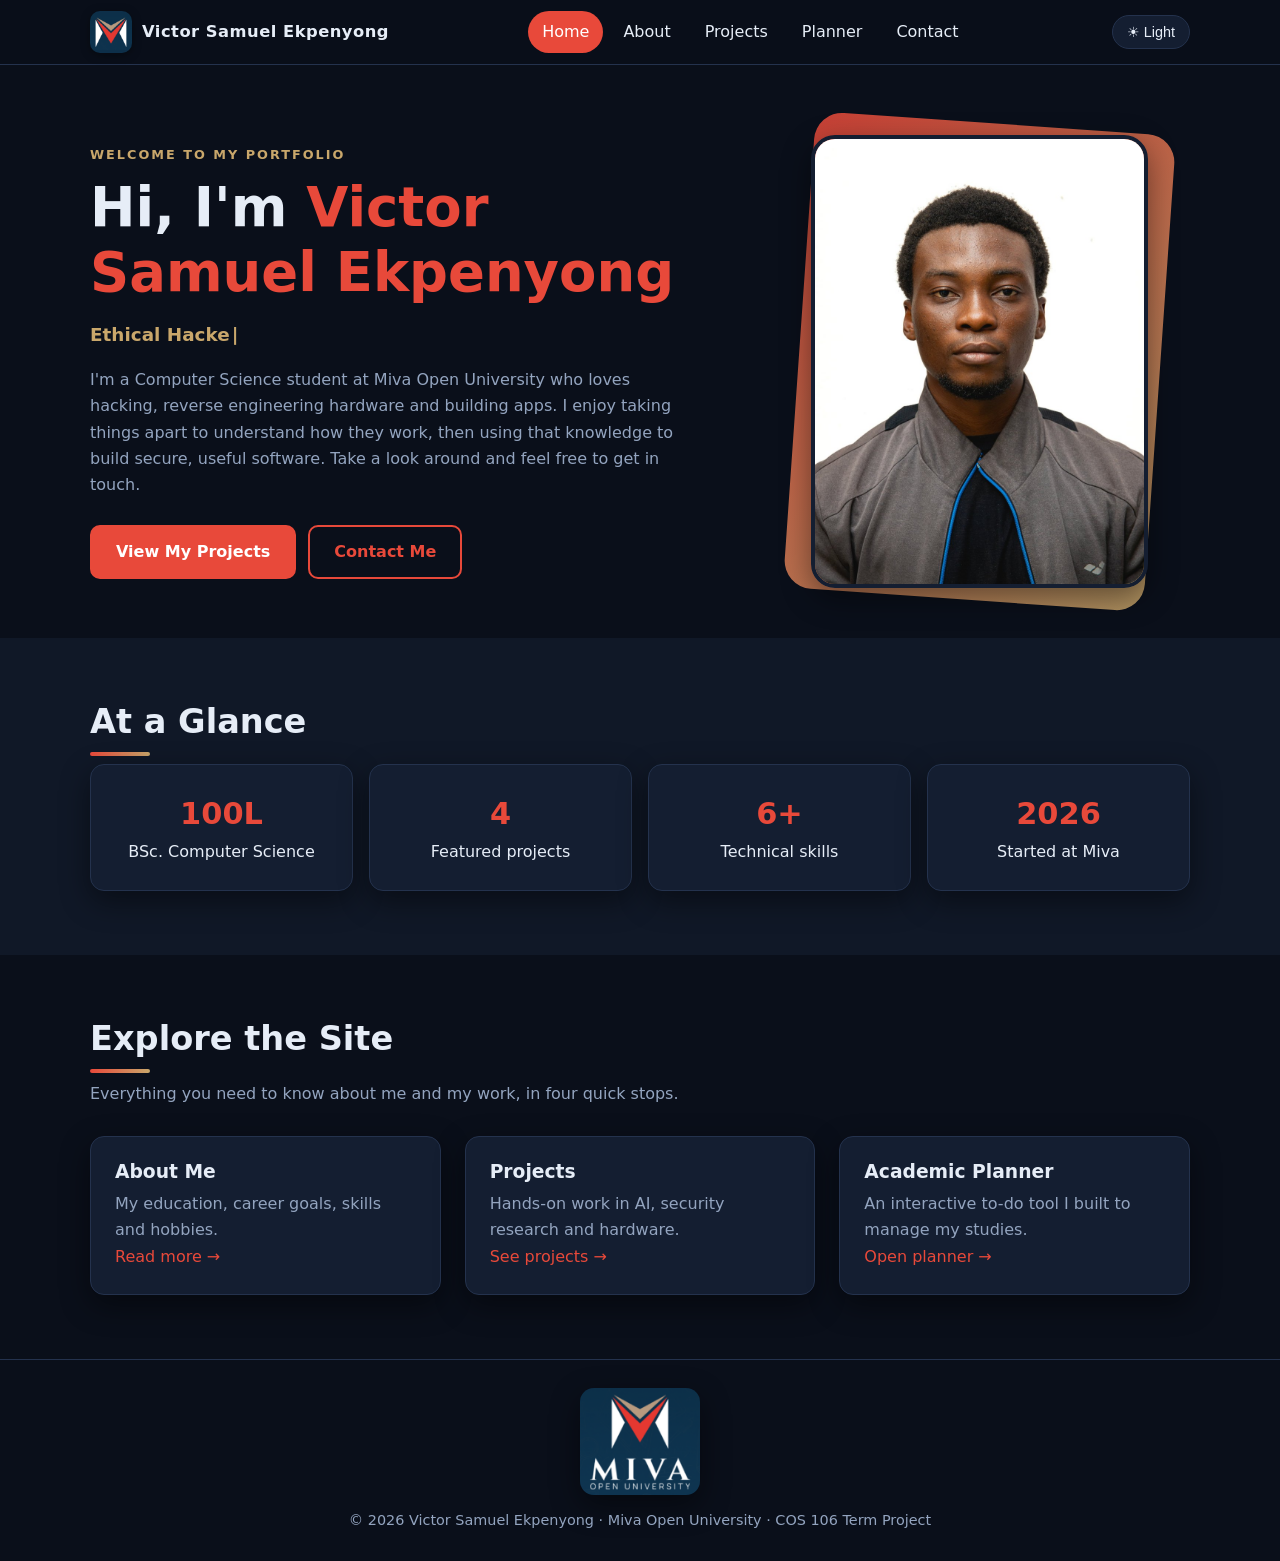
<file: index.html>
<!DOCTYPE html>
<html lang="en">
<head>
  <meta charset="UTF-8">
  <meta name="viewport" content="width=device-width, initial-scale=1.0">
  <meta name="description" content="Victor Samuel Ekpenyong - Computer Science student at Miva Open University, ethical hacker and AI developer.">
  <title>Victor Samuel Ekpenyong | Home</title>
  <link rel="icon" type="image/png" href="images/favicon.png">
  <link rel="stylesheet" href="css/style.css">
</head>
<body>
  <header class="site-header">
    <nav class="container nav" aria-label="Main navigation">
      <a class="logo" href="index.html" aria-label="Victor Samuel Ekpenyong - home"><img src="images/miva-emblem.png" alt="Miva Open University logo" width="42" height="42"><b><span class="full">Victor Samuel Ekpenyong</span><span class="short">Victor S. Ekpenyong</span></b></a>
      <ul class="nav-links" id="navLinks">
        <li><a class="active" href="index.html">Home</a></li>
        <li><a href="about.html">About</a></li>
        <li><a href="projects.html">Projects</a></li>
        <li><a href="planner.html">Planner</a></li>
        <li><a href="contact.html">Contact</a></li>
      </ul>
      <div class="nav-tools">
        <button class="theme-btn" id="themeBtn" type="button" aria-label="Toggle light and dark theme">☀ Light</button>
        <button class="menu-btn" id="menuBtn" type="button" aria-label="Open menu" aria-expanded="false">☰</button>
      </div>
    </nav>
  </header>

  <main>
    <section class="hero">
      <div class="container hero-grid">
        <div>
          <p class="eyebrow">Welcome to my portfolio</p>
          <h1>Hi, I'm <span class="accent">Victor Samuel Ekpenyong</span></h1>
          <p class="typing" id="typing" aria-live="polite"></p>
          <p class="bio">
            I'm a Computer Science student at Miva Open University who loves hacking, reverse engineering
            hardware and building apps. I enjoy taking things apart to understand how they work, then using
            that knowledge to build secure, useful software. Take a look around and feel free to get in touch.
          </p>
          <div class="btn-row">
            <a class="btn" href="projects.html">View My Projects</a>
            <a class="btn ghost" href="contact.html">Contact Me</a>
          </div>
        </div>
        <div class="photo-wrap">
          <img src="images/victor.jpg" alt="Portrait of Victor Samuel Ekpenyong" width="340" height="453">
        </div>
      </div>
    </section>

    <section class="section alt">
      <div class="container reveal">
        <h2 class="title">At a Glance</h2>
        <div class="stats">
          <div class="card stat"><strong>100L</strong>BSc. Computer Science</div>
          <div class="card stat"><strong>4</strong>Featured projects</div>
          <div class="card stat"><strong>6+</strong>Technical skills</div>
          <div class="card stat"><strong>2026</strong>Started at Miva</div>
        </div>
      </div>
    </section>

    <section class="section">
      <div class="container reveal">
        <h2 class="title">Explore the Site</h2>
        <p class="lead">Everything you need to know about me and my work, in four quick stops.</p>
        <div class="grid cols-3">
          <article class="card"><h3>About Me</h3><p>My education, career goals, skills and hobbies.</p><p><a href="about.html">Read more →</a></p></article>
          <article class="card"><h3>Projects</h3><p>Hands-on work in AI, security research and hardware.</p><p><a href="projects.html">See projects →</a></p></article>
          <article class="card"><h3>Academic Planner</h3><p>An interactive to-do tool I built to manage my studies.</p><p><a href="planner.html">Open planner →</a></p></article>
        </div>
      </div>
    </section>
  </main>

  <footer class="site-footer">
    <img class="school-logo" src="images/miva-logo.png" alt="Miva Open University" width="120" height="107">
    <p>&copy; <span id="year">2026</span> Victor Samuel Ekpenyong · Miva Open University · COS 106 Term Project</p>
  </footer>
  <script src="js/main.js"></script>
</body>
</html>
</file>
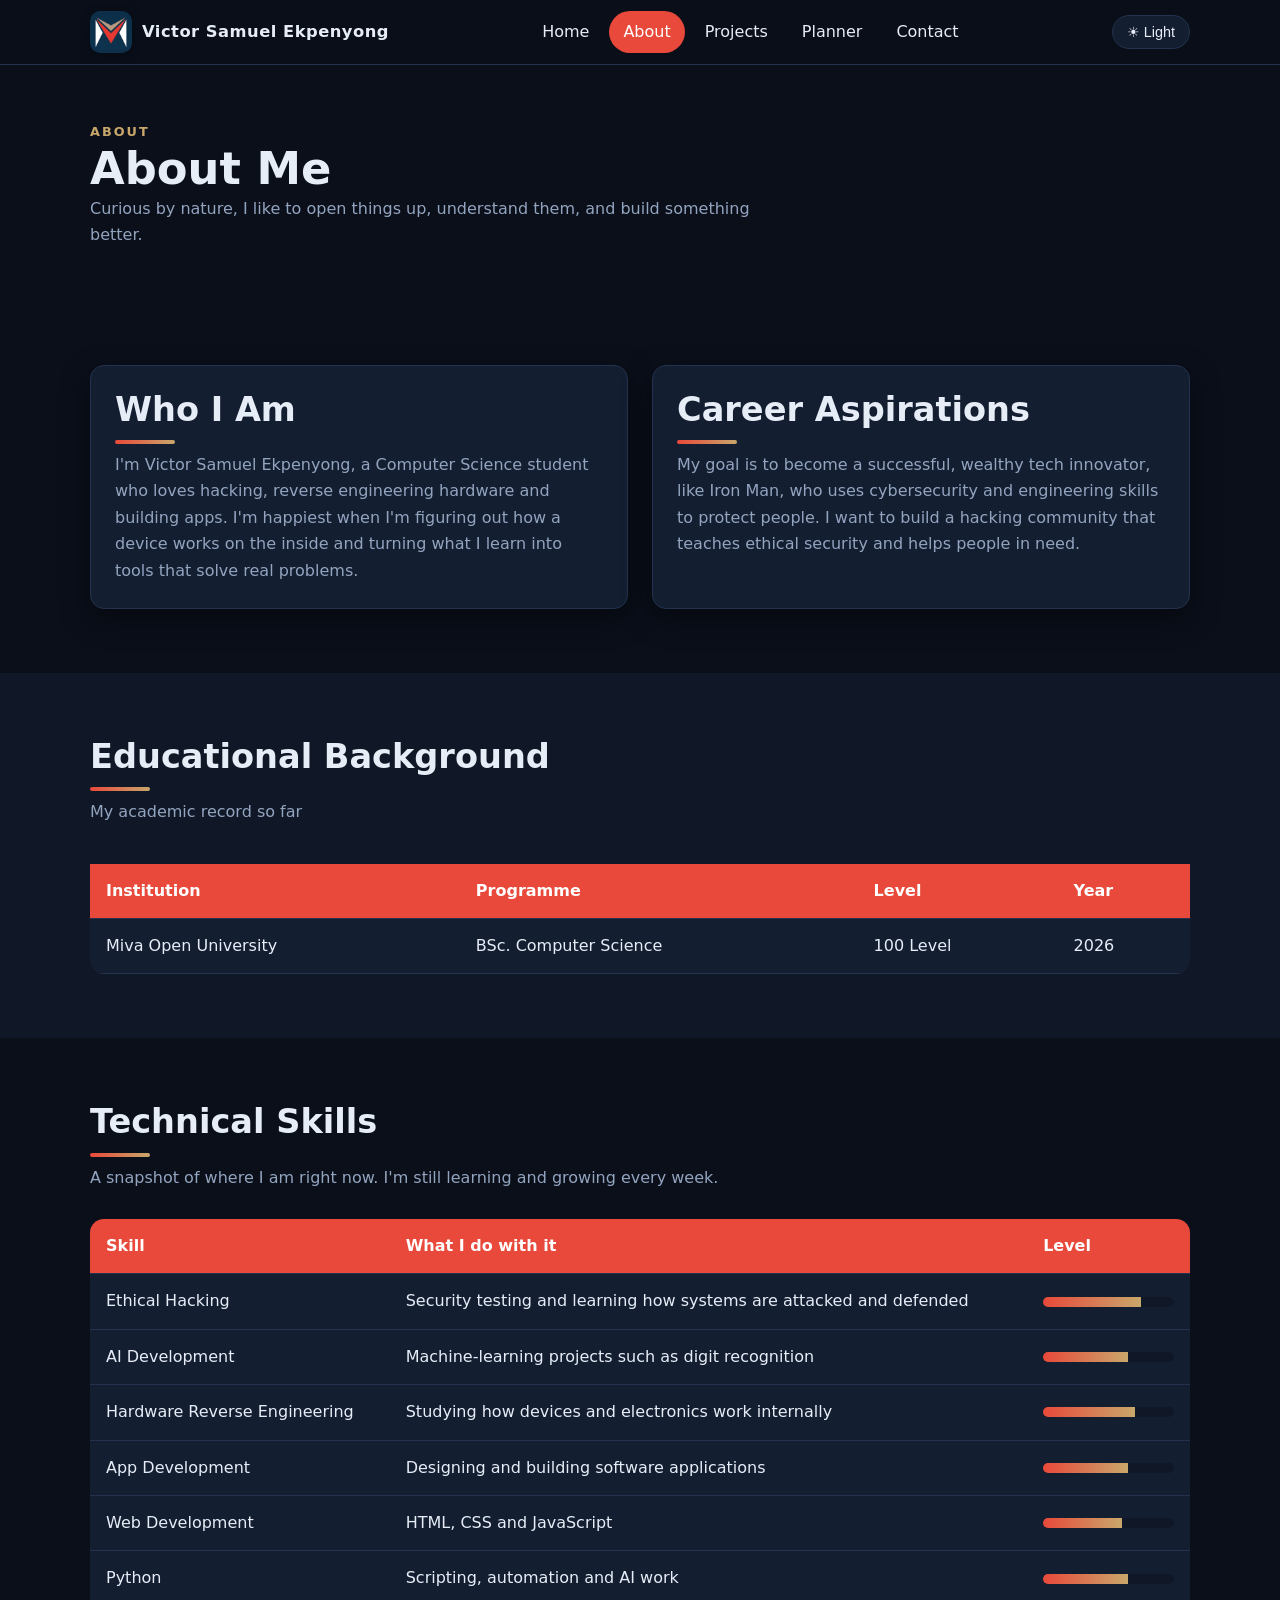
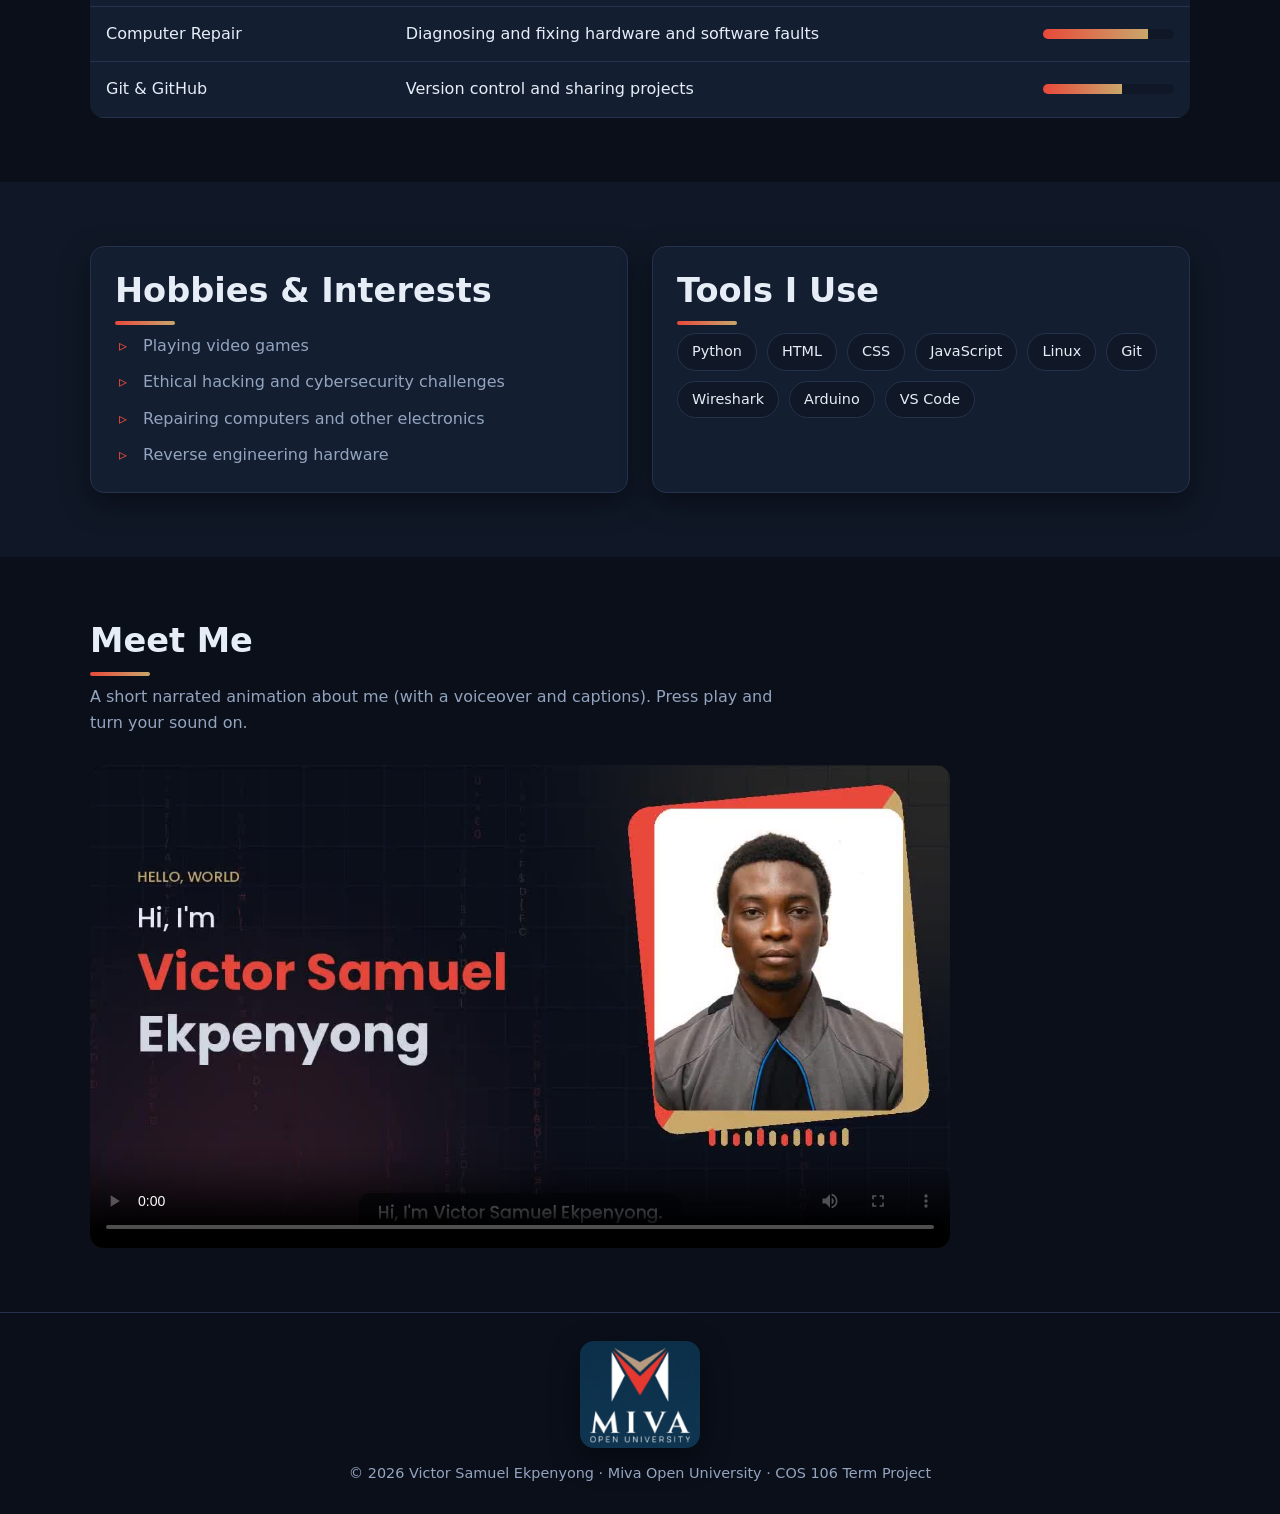
<file: about.html>
<!DOCTYPE html>
<html lang="en">
<head>
  <meta charset="UTF-8">
  <meta name="viewport" content="width=device-width, initial-scale=1.0">
  <meta name="description" content="About Victor Samuel Ekpenyong: education, career goals, skills and hobbies.">
  <title>About Me | Victor Samuel Ekpenyong</title>
  <link rel="icon" type="image/png" href="images/favicon.png">
  <link rel="stylesheet" href="css/style.css">
</head>
<body>
  <header class="site-header">
    <nav class="container nav" aria-label="Main navigation">
      <a class="logo" href="index.html" aria-label="Victor Samuel Ekpenyong - home"><img src="images/miva-emblem.png" alt="Miva Open University logo" width="42" height="42"><b><span class="full">Victor Samuel Ekpenyong</span><span class="short">Victor S. Ekpenyong</span></b></a>
      <ul class="nav-links" id="navLinks">
        <li><a href="index.html">Home</a></li>
        <li><a class="active" href="about.html">About</a></li>
        <li><a href="projects.html">Projects</a></li>
        <li><a href="planner.html">Planner</a></li>
        <li><a href="contact.html">Contact</a></li>
      </ul>
      <div class="nav-tools">
        <button class="theme-btn" id="themeBtn" type="button" aria-label="Toggle light and dark theme">☀ Light</button>
        <button class="menu-btn" id="menuBtn" type="button" aria-label="Open menu" aria-expanded="false">☰</button>
      </div>
    </nav>
  </header>

  <main>
    <section class="page-banner container">
      <p class="eyebrow">About</p>
      <h1>About Me</h1>
      <p class="lead">Curious by nature, I like to open things up, understand them, and build something better.</p>
    </section>

    <section class="section">
      <div class="container grid cols-2">
        <article class="card reveal">
          <h2 class="title">Who I Am</h2>
          <p>
            I'm Victor Samuel Ekpenyong, a Computer Science student who loves hacking, reverse engineering
            hardware and building apps. I'm happiest when I'm figuring out how a device works on the inside
            and turning what I learn into tools that solve real problems.
          </p>
        </article>
        <article class="card reveal">
          <h2 class="title">Career Aspirations</h2>
          <p>
            My goal is to become a successful, wealthy tech innovator, like Iron Man, who uses cybersecurity
            and engineering skills to protect people. I want to build a hacking community that teaches
            ethical security and helps people in need.
          </p>
        </article>
      </div>
    </section>

    <section class="section alt">
      <div class="container reveal">
        <h2 class="title">Educational Background</h2>
        <div class="table-wrap">
          <table>
            <caption class="lead" style="text-align:left;caption-side:top;padding-bottom:10px">My academic record so far</caption>
            <thead>
              <tr><th scope="col">Institution</th><th scope="col">Programme</th><th scope="col">Level</th><th scope="col">Year</th></tr>
            </thead>
            <tbody>
              <tr><td>Miva Open University</td><td>BSc. Computer Science</td><td>100 Level</td><td>2026</td></tr>
            </tbody>
          </table>
        </div>
      </div>
    </section>

    <section class="section">
      <div class="container reveal">
        <h2 class="title">Technical Skills</h2>
        <p class="lead">A snapshot of where I am right now. I'm still learning and growing every week.</p>
        <div class="table-wrap">
          <table>
            <thead><tr><th scope="col">Skill</th><th scope="col">What I do with it</th><th scope="col">Level</th></tr></thead>
            <tbody>
              <tr><td>Ethical Hacking</td><td>Security testing and learning how systems are attacked and defended</td><td><div class="bar"><i data-level="75"></i></div></td></tr>
              <tr><td>AI Development</td><td>Machine-learning projects such as digit recognition</td><td><div class="bar"><i data-level="65"></i></div></td></tr>
              <tr><td>Hardware Reverse Engineering</td><td>Studying how devices and electronics work internally</td><td><div class="bar"><i data-level="70"></i></div></td></tr>
              <tr><td>App Development</td><td>Designing and building software applications</td><td><div class="bar"><i data-level="65"></i></div></td></tr>
              <tr><td>Web Development</td><td>HTML, CSS and JavaScript</td><td><div class="bar"><i data-level="60"></i></div></td></tr>
              <tr><td>Python</td><td>Scripting, automation and AI work</td><td><div class="bar"><i data-level="65"></i></div></td></tr>
              <tr><td>Computer Repair</td><td>Diagnosing and fixing hardware and software faults</td><td><div class="bar"><i data-level="80"></i></div></td></tr>
              <tr><td>Git &amp; GitHub</td><td>Version control and sharing projects</td><td><div class="bar"><i data-level="60"></i></div></td></tr>
            </tbody>
          </table>
        </div>
      </div>
    </section>

    <section class="section alt">
      <div class="container grid cols-2">
        <article class="card reveal">
          <h2 class="title">Hobbies &amp; Interests</h2>
          <ul class="list">
            <li>Playing video games</li>
            <li>Ethical hacking and cybersecurity challenges</li>
            <li>Repairing computers and other electronics</li>
            <li>Reverse engineering hardware</li>
          </ul>
        </article>
        <article class="card reveal">
          <h2 class="title">Tools I Use</h2>
          <ul class="tags">
            <li>Python</li><li>HTML</li><li>CSS</li><li>JavaScript</li><li>Linux</li>
            <li>Git</li><li>Wireshark</li><li>Arduino</li><li>VS Code</li>
          </ul>
        </article>
      </div>
    </section>

    <section class="section">
      <div class="container reveal">
        <h2 class="title">Meet Me</h2>
        <p class="lead">A short narrated animation about me (with a voiceover and captions). Press play and turn your sound on.</p>
        <div class="media-box">
          <video controls preload="metadata" poster="images/video-poster.jpg">
            <source src="media/intro.mp4" type="video/mp4">
            Your browser does not support the video tag.
          </video>
        </div>
      </div>
    </section>
  </main>

  <footer class="site-footer">
    <img class="school-logo" src="images/miva-logo.png" alt="Miva Open University" width="120" height="107">
    <p>&copy; <span id="year">2026</span> Victor Samuel Ekpenyong · Miva Open University · COS 106 Term Project</p>
  </footer>
  <script src="js/main.js"></script>
</body>
</html>
</file>
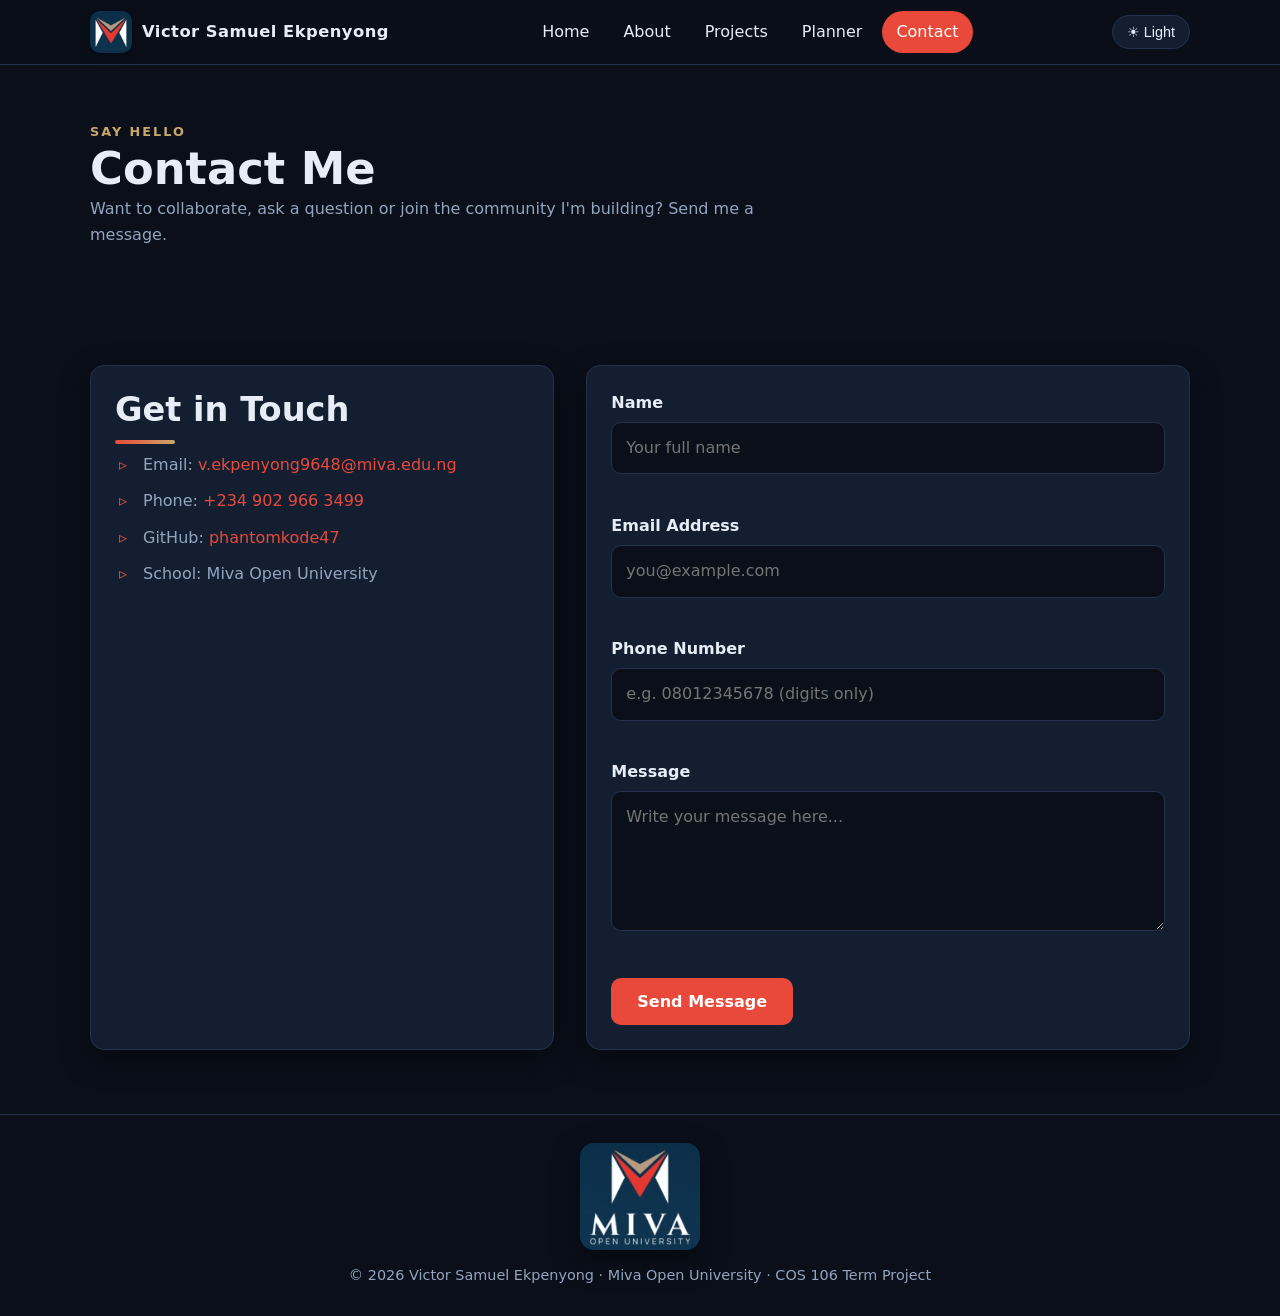
<file: contact.html>
<!DOCTYPE html>
<html lang="en">
<head>
  <meta charset="UTF-8">
  <meta name="viewport" content="width=device-width, initial-scale=1.0">
  <meta name="description" content="Contact Victor Samuel Ekpenyong.">
  <title>Contact | Victor Samuel Ekpenyong</title>
  <link rel="icon" type="image/png" href="images/favicon.png">
  <link rel="stylesheet" href="css/style.css">
</head>
<body>
  <header class="site-header">
    <nav class="container nav" aria-label="Main navigation">
      <a class="logo" href="index.html" aria-label="Victor Samuel Ekpenyong - home"><img src="images/miva-emblem.png" alt="Miva Open University logo" width="42" height="42"><b><span class="full">Victor Samuel Ekpenyong</span><span class="short">Victor S. Ekpenyong</span></b></a>
      <ul class="nav-links" id="navLinks">
        <li><a href="index.html">Home</a></li>
        <li><a href="about.html">About</a></li>
        <li><a href="projects.html">Projects</a></li>
        <li><a href="planner.html">Planner</a></li>
        <li><a class="active" href="contact.html">Contact</a></li>
      </ul>
      <div class="nav-tools">
        <button class="theme-btn" id="themeBtn" type="button" aria-label="Toggle light and dark theme">☀ Light</button>
        <button class="menu-btn" id="menuBtn" type="button" aria-label="Open menu" aria-expanded="false">☰</button>
      </div>
    </nav>
  </header>

  <main>
    <section class="page-banner container">
      <p class="eyebrow">Say hello</p>
      <h1>Contact Me</h1>
      <p class="lead">Want to collaborate, ask a question or join the community I'm building? Send me a message.</p>
    </section>

    <section class="section">
      <div class="container contact-grid">
        <aside class="card">
          <h2 class="title">Get in Touch</h2>
          <ul class="list">
            <li>Email: <a href="mailto:v.ekpenyong9648@miva.edu.ng">v.ekpenyong9648@miva.edu.ng</a></li>
            <li>Phone: <a href="tel:+2349029663499">+234 902 966 3499</a></li>
            <li>GitHub: <a href="https://github.com/phantomkode47" target="_blank" rel="noopener">phantomkode47</a></li>
            <li>School: Miva Open University</li>
          </ul>
        </aside>

        <form id="contactForm" class="card" novalidate>
          <div class="field">
            <label for="name">Name</label>
            <input type="text" id="name" name="name" autocomplete="name" placeholder="Your full name">
            <div class="error" role="alert"></div>
          </div>
          <div class="field">
            <label for="email">Email Address</label>
            <input type="email" id="email" name="email" autocomplete="email" placeholder="you@example.com">
            <div class="error" role="alert"></div>
          </div>
          <div class="field">
            <label for="phone">Phone Number</label>
            <input type="tel" id="phone" name="phone" autocomplete="tel" inputmode="numeric" placeholder="e.g. 08012345678 (digits only)">
            <div class="error" role="alert"></div>
          </div>
          <div class="field">
            <label for="message">Message</label>
            <textarea id="message" name="message" placeholder="Write your message here..."></textarea>
            <div class="error" role="alert"></div>
          </div>
          <button class="btn" type="submit">Send Message</button>
          <div class="success" id="success" role="status"></div>
        </form>
      </div>
    </section>
  </main>

  <footer class="site-footer">
    <img class="school-logo" src="images/miva-logo.png" alt="Miva Open University" width="120" height="107">
    <p>&copy; <span id="year">2026</span> Victor Samuel Ekpenyong · Miva Open University · COS 106 Term Project</p>
  </footer>
  <script src="js/main.js"></script>
  <script src="js/contact.js"></script>
</body>
</html>
</file>
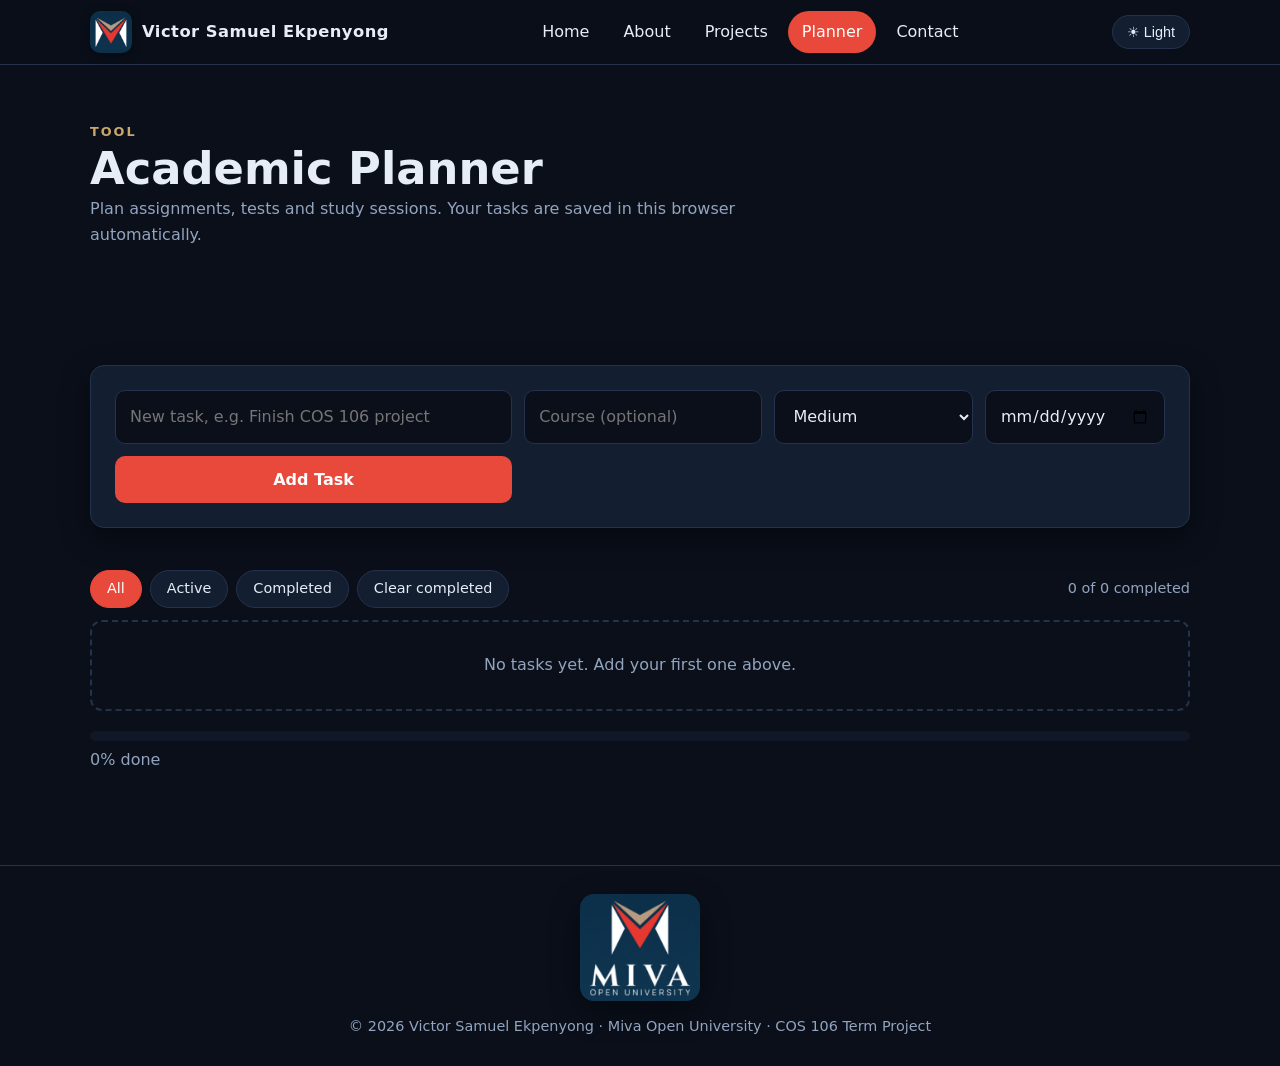
<file: planner.html>
<!DOCTYPE html>
<html lang="en">
<head>
  <meta charset="UTF-8">
  <meta name="viewport" content="width=device-width, initial-scale=1.0">
  <meta name="description" content="Interactive academic planner: add, complete and delete tasks.">
  <title>Academic Planner | Victor Samuel Ekpenyong</title>
  <link rel="icon" type="image/png" href="images/favicon.png">
  <link rel="stylesheet" href="css/style.css">
</head>
<body>
  <header class="site-header">
    <nav class="container nav" aria-label="Main navigation">
      <a class="logo" href="index.html" aria-label="Victor Samuel Ekpenyong - home"><img src="images/miva-emblem.png" alt="Miva Open University logo" width="42" height="42"><b><span class="full">Victor Samuel Ekpenyong</span><span class="short">Victor S. Ekpenyong</span></b></a>
      <ul class="nav-links" id="navLinks">
        <li><a href="index.html">Home</a></li>
        <li><a href="about.html">About</a></li>
        <li><a href="projects.html">Projects</a></li>
        <li><a class="active" href="planner.html">Planner</a></li>
        <li><a href="contact.html">Contact</a></li>
      </ul>
      <div class="nav-tools">
        <button class="theme-btn" id="themeBtn" type="button" aria-label="Toggle light and dark theme">☀ Light</button>
        <button class="menu-btn" id="menuBtn" type="button" aria-label="Open menu" aria-expanded="false">☰</button>
      </div>
    </nav>
  </header>

  <main>
    <section class="page-banner container">
      <p class="eyebrow">Tool</p>
      <h1>Academic Planner</h1>
      <p class="lead">Plan assignments, tests and study sessions. Your tasks are saved in this browser automatically.</p>
    </section>

    <section class="section">
      <div class="container">
        <form id="taskForm" class="planner-form card" novalidate>
          <input type="text" name="title" placeholder="New task, e.g. Finish COS 106 project" aria-label="Task title" maxlength="120">
          <input type="text" name="course" placeholder="Course (optional)" aria-label="Course" maxlength="40">
          <select name="priority" aria-label="Priority">
            <option value="High">High</option>
            <option value="Medium" selected>Medium</option>
            <option value="Low">Low</option>
          </select>
          <input type="date" name="due" aria-label="Due date">
          <button class="btn" type="submit">Add Task</button>
        </form>
        <p class="error" id="taskError" role="alert"></p>

        <div class="filters">
          <button class="chip on" type="button" data-filter="all">All</button>
          <button class="chip" type="button" data-filter="active">Active</button>
          <button class="chip" type="button" data-filter="done">Completed</button>
          <button class="chip" type="button" id="clearDone">Clear completed</button>
          <span class="counter" id="counter">0 of 0 completed</span>
        </div>

        <ul id="taskList" aria-live="polite"></ul>

        <div class="progress">
          <div class="bar"><i id="progressFill" style="width:0"></i></div>
          <p class="lead" id="progressText" style="margin-top:6px">0% done</p>
        </div>
      </div>
    </section>
  </main>

  <footer class="site-footer">
    <img class="school-logo" src="images/miva-logo.png" alt="Miva Open University" width="120" height="107">
    <p>&copy; <span id="year">2026</span> Victor Samuel Ekpenyong · Miva Open University · COS 106 Term Project</p>
  </footer>
  <script src="js/main.js"></script>
  <script src="js/planner.js"></script>
</body>
</html>
</file>
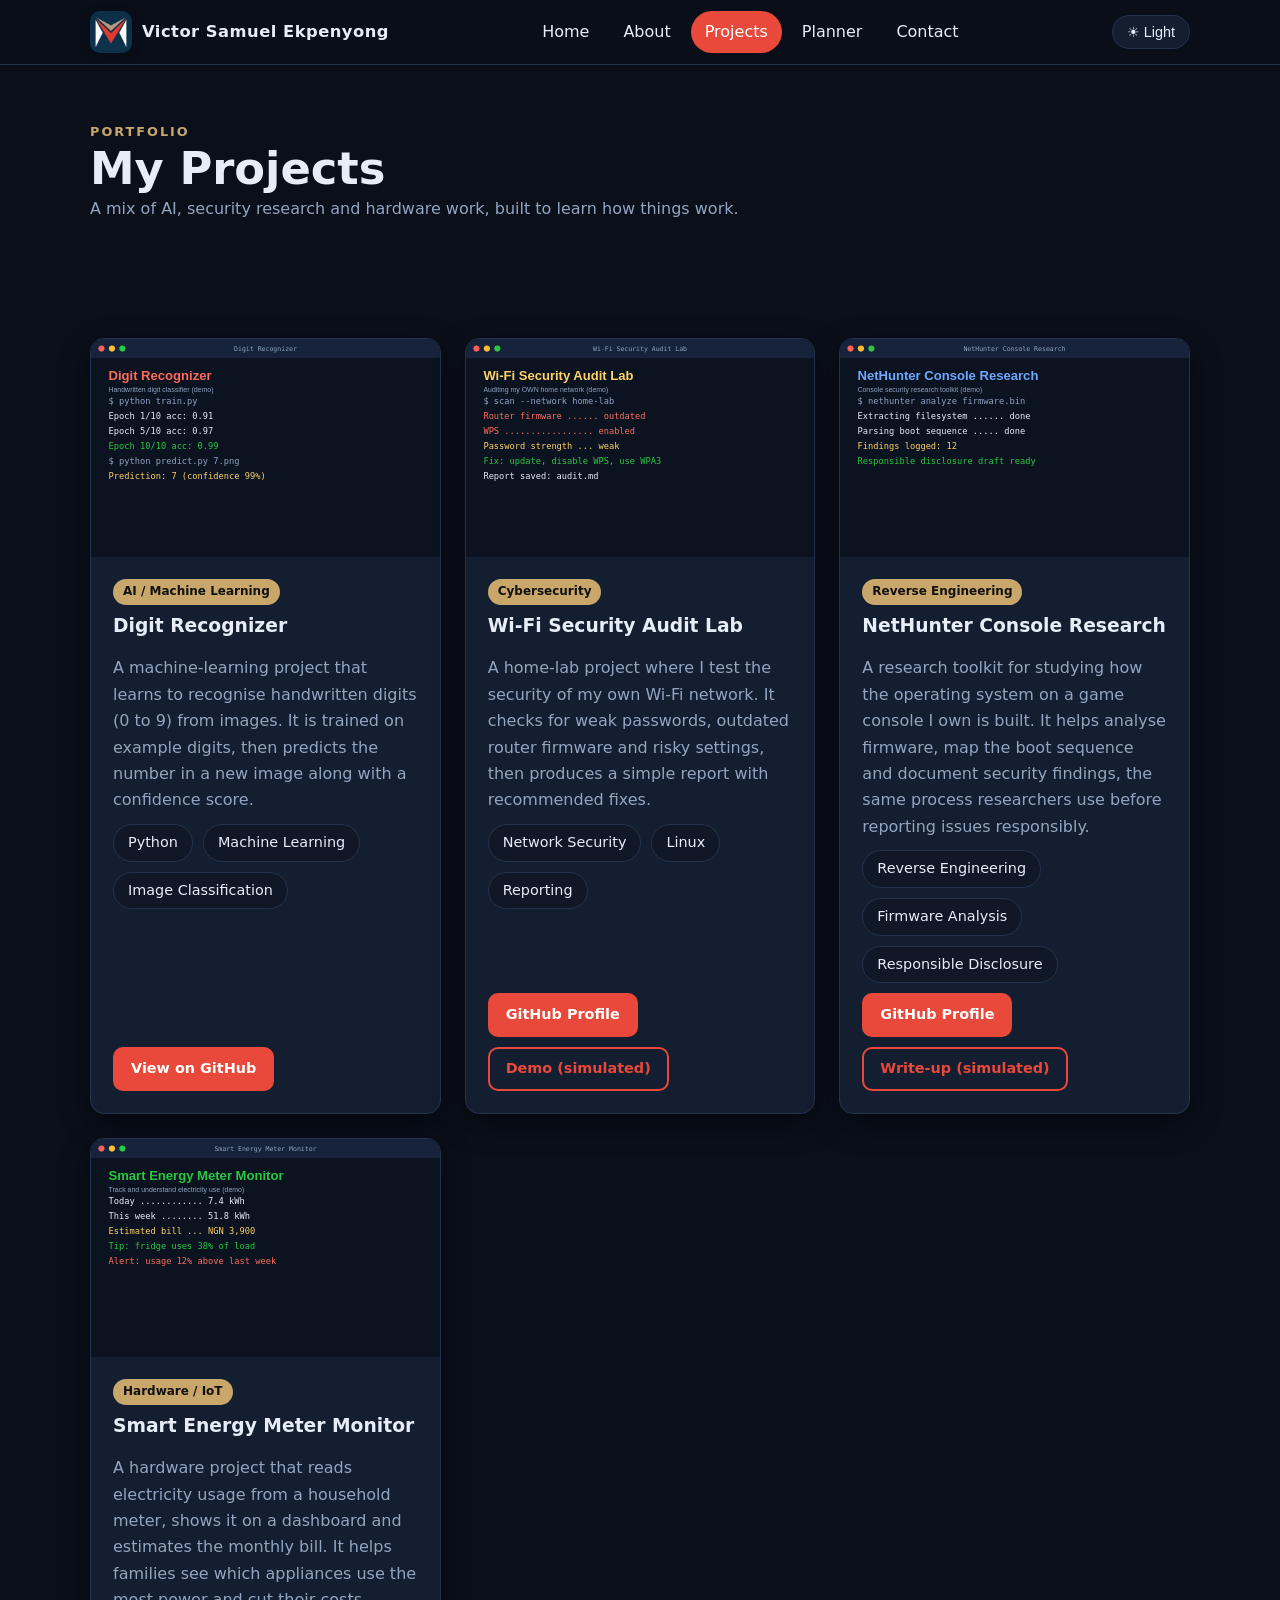
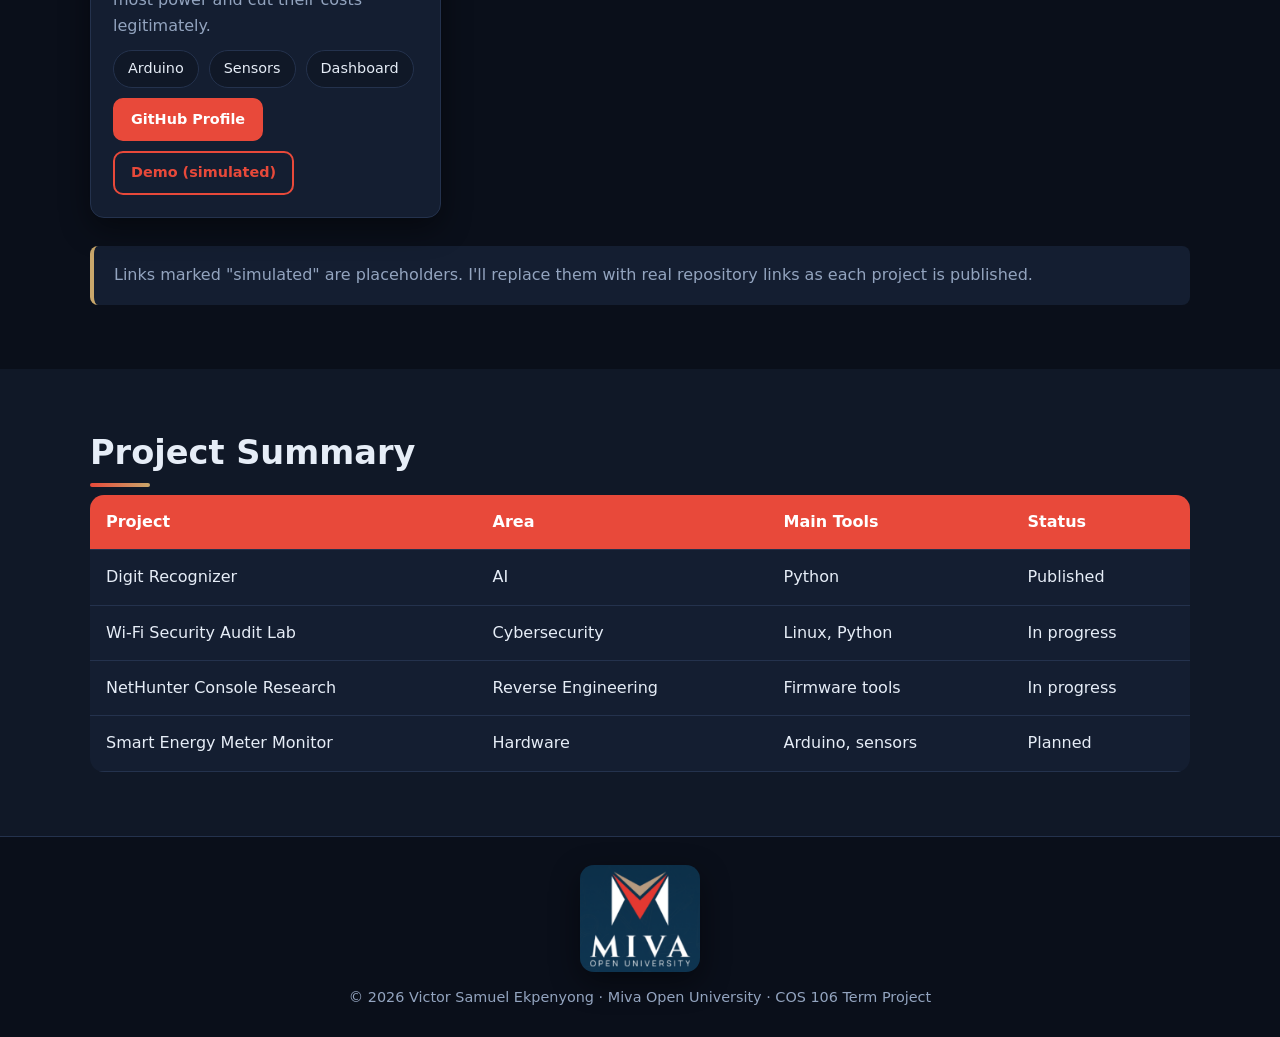
<file: projects.html>
<!DOCTYPE html>
<html lang="en">
<head>
  <meta charset="UTF-8">
  <meta name="viewport" content="width=device-width, initial-scale=1.0">
  <meta name="description" content="Projects by Victor Samuel Ekpenyong in AI, security research and hardware.">
  <title>Projects | Victor Samuel Ekpenyong</title>
  <link rel="icon" type="image/png" href="images/favicon.png">
  <link rel="stylesheet" href="css/style.css">
</head>
<body>
  <header class="site-header">
    <nav class="container nav" aria-label="Main navigation">
      <a class="logo" href="index.html" aria-label="Victor Samuel Ekpenyong - home"><img src="images/miva-emblem.png" alt="Miva Open University logo" width="42" height="42"><b><span class="full">Victor Samuel Ekpenyong</span><span class="short">Victor S. Ekpenyong</span></b></a>
      <ul class="nav-links" id="navLinks">
        <li><a href="index.html">Home</a></li>
        <li><a href="about.html">About</a></li>
        <li><a class="active" href="projects.html">Projects</a></li>
        <li><a href="planner.html">Planner</a></li>
        <li><a href="contact.html">Contact</a></li>
      </ul>
      <div class="nav-tools">
        <button class="theme-btn" id="themeBtn" type="button" aria-label="Toggle light and dark theme">☀ Light</button>
        <button class="menu-btn" id="menuBtn" type="button" aria-label="Open menu" aria-expanded="false">☰</button>
      </div>
    </nav>
  </header>

  <main>
    <section class="page-banner container">
      <p class="eyebrow">Portfolio</p>
      <h1>My Projects</h1>
      <p class="lead">A mix of AI, security research and hardware work, built to learn how things work.</p>
    </section>

    <section class="section">
      <div class="container grid cols-2">

        <article class="card project reveal">
          <img src="images/project-digit.svg" alt="Screenshot of the Digit Recognizer training output" loading="lazy">
          <div class="body">
            <span class="badge">AI / Machine Learning</span>
            <h3>Digit Recognizer</h3>
            <p>
              A machine-learning project that learns to recognise handwritten digits (0 to 9) from images.
              It is trained on example digits, then predicts the number in a new image along with a
              confidence score.
            </p>
            <ul class="tags"><li>Python</li><li>Machine Learning</li><li>Image Classification</li></ul>
            <div class="links">
              <a class="btn small" href="https://github.com/phantomkode47/digit-recognizer" target="_blank" rel="noopener">View on GitHub</a>
            </div>
          </div>
        </article>

        <article class="card project reveal">
          <img src="images/project-wifi.svg" alt="Screenshot of the Wi-Fi Security Audit Lab report" loading="lazy">
          <div class="body">
            <span class="badge">Cybersecurity</span>
            <h3>Wi-Fi Security Audit Lab</h3>
            <p>
              A home-lab project where I test the security of my own Wi-Fi network. It checks for weak
              passwords, outdated router firmware and risky settings, then produces a simple report with
              recommended fixes.
            </p>
            <ul class="tags"><li>Network Security</li><li>Linux</li><li>Reporting</li></ul>
            <div class="links">
              <a class="btn small" href="https://github.com/phantomkode47" target="_blank" rel="noopener">GitHub Profile</a>
              <a class="btn small ghost" href="#" aria-disabled="true">Demo (simulated)</a>
            </div>
          </div>
        </article>

        <article class="card project reveal">
          <img src="images/project-console.svg" alt="Screenshot of the NetHunter console research toolkit" loading="lazy">
          <div class="body">
            <span class="badge">Reverse Engineering</span>
            <h3>NetHunter Console Research</h3>
            <p>
              A research toolkit for studying how the operating system on a game console I own is built.
              It helps analyse firmware, map the boot sequence and document security findings, the same
              process researchers use before reporting issues responsibly.
            </p>
            <ul class="tags"><li>Reverse Engineering</li><li>Firmware Analysis</li><li>Responsible Disclosure</li></ul>
            <div class="links">
              <a class="btn small" href="https://github.com/phantomkode47" target="_blank" rel="noopener">GitHub Profile</a>
              <a class="btn small ghost" href="#" aria-disabled="true">Write-up (simulated)</a>
            </div>
          </div>
        </article>

        <article class="card project reveal">
          <img src="images/project-meter.svg" alt="Screenshot of the Smart Energy Meter Monitor dashboard" loading="lazy">
          <div class="body">
            <span class="badge">Hardware / IoT</span>
            <h3>Smart Energy Meter Monitor</h3>
            <p>
              A hardware project that reads electricity usage from a household meter, shows it on a
              dashboard and estimates the monthly bill. It helps families see which appliances use the
              most power and cut their costs legitimately.
            </p>
            <ul class="tags"><li>Arduino</li><li>Sensors</li><li>Dashboard</li></ul>
            <div class="links">
              <a class="btn small" href="https://github.com/phantomkode47" target="_blank" rel="noopener">GitHub Profile</a>
              <a class="btn small ghost" href="#" aria-disabled="true">Demo (simulated)</a>
            </div>
          </div>
        </article>

      </div>
      <div class="container">
        <p class="note-box">Links marked "simulated" are placeholders. I'll replace them with real repository links as each project is published.</p>
      </div>
    </section>

    <section class="section alt">
      <div class="container reveal">
        <h2 class="title">Project Summary</h2>
        <div class="table-wrap">
          <table>
            <thead><tr><th scope="col">Project</th><th scope="col">Area</th><th scope="col">Main Tools</th><th scope="col">Status</th></tr></thead>
            <tbody>
              <tr><td>Digit Recognizer</td><td>AI</td><td>Python</td><td>Published</td></tr>
              <tr><td>Wi-Fi Security Audit Lab</td><td>Cybersecurity</td><td>Linux, Python</td><td>In progress</td></tr>
              <tr><td>NetHunter Console Research</td><td>Reverse Engineering</td><td>Firmware tools</td><td>In progress</td></tr>
              <tr><td>Smart Energy Meter Monitor</td><td>Hardware</td><td>Arduino, sensors</td><td>Planned</td></tr>
            </tbody>
          </table>
        </div>
      </div>
    </section>
  </main>

  <footer class="site-footer">
    <img class="school-logo" src="images/miva-logo.png" alt="Miva Open University" width="120" height="107">
    <p>&copy; <span id="year">2026</span> Victor Samuel Ekpenyong · Miva Open University · COS 106 Term Project</p>
  </footer>
  <script src="js/main.js"></script>
</body>
</html>
</file>
<file: css/style.css>
/* ===== Theme tokens: dark (default) and MIVA-colour light ===== */
:root {
  --bg: #0a0f1a;
  --bg-alt: #101827;
  --card: #141e31;
  --text: #e6edf7;
  --muted: #93a4bf;
  --accent: #e8493a;      /* MIVA red */
  --accent-2: #c9a76b;    /* MIVA gold/tan */
  --border: #24324d;
  --shadow: 0 10px 30px rgba(0, 0, 0, .45);
  --radius: 14px;
}
[data-theme="light"] {
  --bg: #f5f7fb;
  --bg-alt: #e9eef6;
  --card: #ffffff;
  --text: #0c2a4a;        /* MIVA navy */
  --muted: #4d6584;
  --accent: #d93a2b;
  --accent-2: #8a6d3b;
  --border: #d3dcea;
  --shadow: 0 10px 30px rgba(12, 42, 74, .12);
}

* { box-sizing: border-box; margin: 0; padding: 0; }
html { scroll-behavior: smooth; }
body {
  font-family: "Segoe UI", system-ui, -apple-system, Roboto, Arial, sans-serif;
  background: var(--bg);
  color: var(--text);
  line-height: 1.65;
  transition: background .35s ease, color .35s ease;
}
img, video { max-width: 100%; display: block; }
a { color: var(--accent); text-decoration: none; transition: color .2s; }
a:hover { text-decoration: underline; }
.container { width: min(1100px, 92%); margin-inline: auto; }
.section { padding: 64px 0; }
.section.alt { background: var(--bg-alt); }
h1, h2, h3 { line-height: 1.2; }
h2.title { font-size: clamp(1.6rem, 3vw, 2.1rem); margin-bottom: 8px; }
h2.title::after {
  content: ""; display: block; width: 60px; height: 4px; margin-top: 10px;
  background: linear-gradient(90deg, var(--accent), var(--accent-2)); border-radius: 4px;
}
.lead { color: var(--muted); margin-bottom: 28px; max-width: 70ch; }

/* ===== Navigation ===== */
.site-header {
  position: sticky; top: 0; z-index: 50;
  background: color-mix(in srgb, var(--bg) 88%, transparent);
  backdrop-filter: blur(10px);
  border-bottom: 1px solid var(--border);
}
.nav { display: flex; align-items: center; justify-content: space-between; min-height: 64px; gap: 16px; }
.logo { display: flex; align-items: center; gap: 10px; font-weight: 800; font-size: 1.15rem; color: var(--text); letter-spacing: .5px; }
.logo:hover { text-decoration: none; }
.logo img { border-radius: 10px; box-shadow: 0 2px 10px rgba(0,0,0,.35); transition: transform .3s; }
.logo:hover img { transform: scale(1.08); }
.logo b { font-weight: 700; font-size: 1.02rem; }
.logo .short { display: none; }
.school-logo { margin: 0 auto 14px; width: 120px; height: auto; border-radius: 14px; box-shadow: var(--shadow); }
.nav-links { display: flex; align-items: center; gap: 6px; list-style: none; }
.nav-links a {
  display: block; padding: 8px 14px; border-radius: 999px;
  color: var(--text); font-weight: 500; transition: background .25s, color .25s;
}
.nav-links a:hover { background: var(--bg-alt); text-decoration: none; }
.nav-links a.active { background: var(--accent); color: #fff; }
.nav-tools { display: flex; align-items: center; gap: 10px; }
.theme-btn, .menu-btn {
  border: 1px solid var(--border); background: var(--card); color: var(--text);
  border-radius: 999px; padding: 8px 14px; cursor: pointer; font-size: .9rem;
  transition: transform .2s, border-color .2s;
}
.theme-btn:hover, .menu-btn:hover { transform: translateY(-2px); border-color: var(--accent); }
.menu-btn { display: none; }

/* ===== Hero ===== */
.hero { padding: 70px 0 50px; }
.hero-grid { display: grid; grid-template-columns: 1.2fr .8fr; gap: 48px; align-items: center; }
.eyebrow { color: var(--accent-2); font-weight: 600; letter-spacing: 2px; text-transform: uppercase; font-size: .8rem; }
.hero h1 { font-size: clamp(2rem, 5vw, 3.4rem); margin: 10px 0 14px; }
.hero h1 .accent { color: var(--accent); }
.typing { color: var(--accent-2); font-weight: 600; min-height: 1.8em; font-size: 1.15rem; }
.typing::after { content: "|"; animation: blink 1s steps(2) infinite; margin-left: 2px; }
@keyframes blink { 50% { opacity: 0; } }
.hero p.bio { color: var(--muted); margin: 14px 0 26px; max-width: 58ch; }
.btn-row { display: flex; flex-wrap: wrap; gap: 12px; }
.btn {
  display: inline-block; padding: 12px 24px; border-radius: 10px; font-weight: 600;
  border: 2px solid var(--accent); cursor: pointer; font-size: 1rem; font-family: inherit;
  background: var(--accent); color: #fff; transition: transform .2s, box-shadow .2s, background .2s;
}
.btn:hover { transform: translateY(-3px); box-shadow: var(--shadow); text-decoration: none; }
.btn.ghost { background: transparent; color: var(--accent); }
.btn.ghost:hover { background: var(--accent); color: #fff; }
.photo-wrap { position: relative; justify-self: center; width: min(340px, 80%); }
.photo-wrap::before {
  content: ""; position: absolute; inset: -12px; border-radius: 28px;
  background: linear-gradient(135deg, var(--accent), var(--accent-2));
  transform: rotate(4deg); opacity: .85; animation: float 5s ease-in-out infinite;
}
.photo-wrap img {
  position: relative; width: 100%; aspect-ratio: 3/4; object-fit: cover; object-position: top;
  border-radius: 24px; box-shadow: var(--shadow); border: 4px solid var(--card);
}
@keyframes float { 50% { transform: rotate(2deg) translateY(-6px); } }

/* ===== Cards / grids ===== */
.grid { display: grid; gap: 24px; }
.grid.cols-3 { grid-template-columns: repeat(auto-fit, minmax(280px, 1fr)); }
.grid.cols-2 { grid-template-columns: repeat(auto-fit, minmax(320px, 1fr)); }
.card {
  background: var(--card); border: 1px solid var(--border); border-radius: var(--radius);
  padding: 24px; box-shadow: var(--shadow); transition: transform .3s, border-color .3s;
}
.card:hover { transform: translateY(-6px); border-color: var(--accent); }
.card h3 { margin-bottom: 8px; }
.card p { color: var(--muted); }
.stats { display: grid; grid-template-columns: repeat(auto-fit, minmax(150px, 1fr)); gap: 16px; margin-top: 8px; }
.stat { text-align: center; }
.stat strong { display: block; font-size: 1.9rem; color: var(--accent); }

.page-banner { padding: 56px 0 24px; }
.page-banner h1 { font-size: clamp(1.9rem, 4vw, 2.8rem); }

/* lists + tables */
.list { list-style: none; display: grid; gap: 10px; }
.list li { padding-left: 28px; position: relative; color: var(--muted); }
.list li::before { content: "▹"; position: absolute; left: 4px; color: var(--accent); }
.tags { display: flex; flex-wrap: wrap; gap: 10px; list-style: none; }
.tags li {
  padding: 6px 14px; border-radius: 999px; background: var(--bg-alt);
  border: 1px solid var(--border); font-size: .9rem; transition: background .2s, color .2s;
}
.tags li:hover { background: var(--accent); color: #fff; }
.table-wrap { overflow-x: auto; }
table { width: 100%; border-collapse: collapse; background: var(--card); border-radius: var(--radius); overflow: hidden; }
th, td { padding: 14px 16px; text-align: left; border-bottom: 1px solid var(--border); }
th { background: var(--accent); color: #fff; }
tr:hover td { background: var(--bg-alt); }
.bar { height: 10px; background: var(--bg-alt); border-radius: 10px; overflow: hidden; min-width: 120px; }
.bar i { display: block; height: 100%; background: linear-gradient(90deg, var(--accent), var(--accent-2)); width: 0; transition: width 1.2s ease; }

/* ===== Projects ===== */
.project { overflow: hidden; padding: 0; display: flex; flex-direction: column; }
.project img { width: 100%; aspect-ratio: 8/5; object-fit: cover; transition: transform .5s; }
.project:hover img { transform: scale(1.05); }
.project .body { padding: 22px; display: flex; flex-direction: column; gap: 10px; flex: 1; }
.badge { align-self: flex-start; font-size: .75rem; padding: 3px 10px; border-radius: 999px; background: var(--accent-2); color: #111; font-weight: 700; }
.project .links { margin-top: auto; display: flex; gap: 10px; flex-wrap: wrap; }
.btn.small { padding: 8px 16px; font-size: .9rem; }
.note-box {
  border-left: 4px solid var(--accent-2); background: var(--card);
  padding: 16px 20px; border-radius: 8px; color: var(--muted); margin-top: 28px;
}
video, audio { width: 100%; border-radius: var(--radius); background: #000; }
.media-box { max-width: 860px; }

/* ===== Planner ===== */
.planner-form { display: grid; grid-template-columns: 2fr 1.2fr 1fr auto; gap: 12px; }
input, textarea, select {
  width: 100%; padding: 12px 14px; border-radius: 10px; border: 1px solid var(--border);
  background: var(--bg); color: var(--text); font: inherit; transition: border-color .2s, box-shadow .2s;
}
input:focus, textarea:focus, select:focus {
  outline: none; border-color: var(--accent); box-shadow: 0 0 0 3px color-mix(in srgb, var(--accent) 25%, transparent);
}
.filters { display: flex; flex-wrap: wrap; gap: 8px; margin: 22px 0 12px; align-items: center; }
.chip {
  padding: 6px 16px; border-radius: 999px; border: 1px solid var(--border);
  background: var(--card); color: var(--text); cursor: pointer; font: inherit; font-size: .9rem;
}
.chip.on { background: var(--accent); color: #fff; border-color: var(--accent); }
.counter { margin-left: auto; color: var(--muted); font-size: .9rem; }
#taskList { list-style: none; display: grid; gap: 10px; }
.task {
  display: flex; align-items: center; gap: 14px; padding: 14px 16px; background: var(--card);
  border: 1px solid var(--border); border-radius: 12px; animation: pop .3s ease;
}
@keyframes pop { from { opacity: 0; transform: translateY(8px) scale(.98); } }
.task input[type="checkbox"] { width: 22px; height: 22px; accent-color: var(--accent); flex: none; cursor: pointer; }
.task .info { flex: 1; min-width: 0; }
.task .name { font-weight: 600; word-break: break-word; }
.task .meta { font-size: .82rem; color: var(--muted); }
.task.done .name { text-decoration: line-through; color: var(--muted); }
.task.overdue .meta .due { color: var(--accent); font-weight: 700; }
.pri { font-size: .72rem; padding: 2px 9px; border-radius: 999px; font-weight: 700; color: #111; }
.pri.High { background: #ff7b6e; } .pri.Medium { background: var(--accent-2); color: #111; } .pri.Low { background: #7bd88f; }
.del { border: none; background: transparent; color: var(--accent); font-size: 1.2rem; cursor: pointer; padding: 6px 10px; border-radius: 8px; }
.del:hover { background: var(--bg-alt); }
.empty { text-align: center; padding: 30px; color: var(--muted); border: 2px dashed var(--border); border-radius: 12px; }
.progress { margin-top: 20px; }

/* ===== Contact ===== */
.contact-grid { display: grid; grid-template-columns: 1fr 1.3fr; gap: 32px; }
.field { margin-bottom: 18px; }
.field label { display: block; font-weight: 600; margin-bottom: 6px; }
.error { color: var(--accent); font-size: .85rem; min-height: 1.2em; margin-top: 4px; }
.field.invalid input, .field.invalid textarea { border-color: var(--accent); }
.field.valid input, .field.valid textarea { border-color: #3ecf6e; }
.success {
  display: none; padding: 16px; border-radius: 10px; margin-top: 16px;
  background: color-mix(in srgb, #3ecf6e 18%, var(--card)); border: 1px solid #3ecf6e;
}
.success.show { display: block; animation: pop .4s ease; }
textarea { min-height: 140px; resize: vertical; }

/* ===== Footer ===== */
.site-footer { border-top: 1px solid var(--border); padding: 28px 0; text-align: center; color: var(--muted); font-size: .9rem; }

/* ===== Scroll reveal ===== */
.reveal { opacity: 0; transform: translateY(24px); transition: opacity .7s ease, transform .7s ease; }
.reveal.show { opacity: 1; transform: none; }

/* ===== Responsive ===== */
@media (max-width: 860px) {
  .hero-grid, .contact-grid { grid-template-columns: 1fr; }
  .photo-wrap { order: -1; width: min(260px, 70%); }
  .planner-form { grid-template-columns: 1fr 1fr; }
  .planner-form .btn { grid-column: 1 / -1; }
  .menu-btn { display: inline-block; }
  .nav-links {
    position: absolute; top: 64px; left: 0; right: 0; flex-direction: column; align-items: stretch;
    background: var(--bg); border-bottom: 1px solid var(--border); padding: 12px 4%;
    display: none;
  }
  .nav-links.open { display: flex; animation: pop .25s ease; }
  .nav-links a { text-align: center; }
}
@media (max-width: 480px) {
  .planner-form { grid-template-columns: 1fr; }
  .section { padding: 44px 0; }
}
@media (prefers-reduced-motion: reduce) {
  * { animation: none !important; transition: none !important; }
  .reveal { opacity: 1; transform: none; }
}

@media (max-width: 600px) {
  .logo .full { display: none; }
  .logo .short { display: inline; }
  .logo b { font-size: .95rem; }
}
</file>
